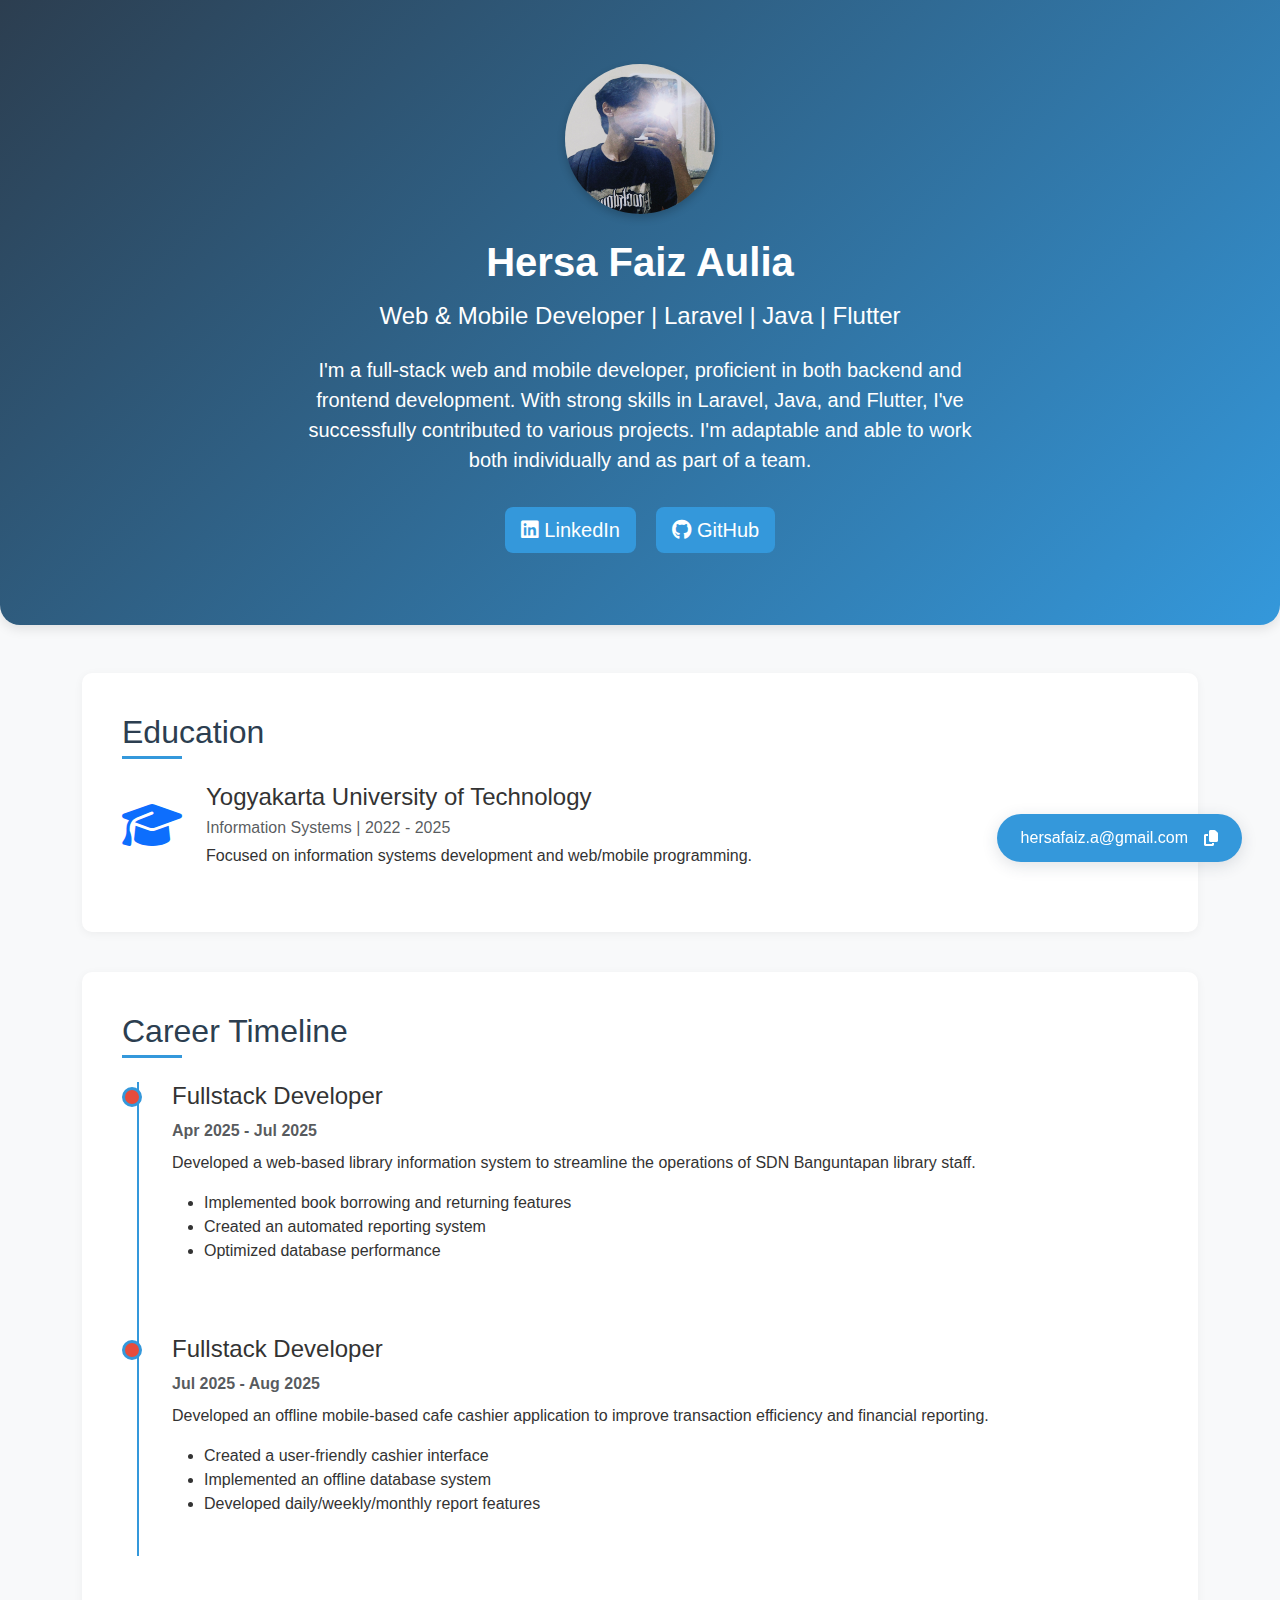
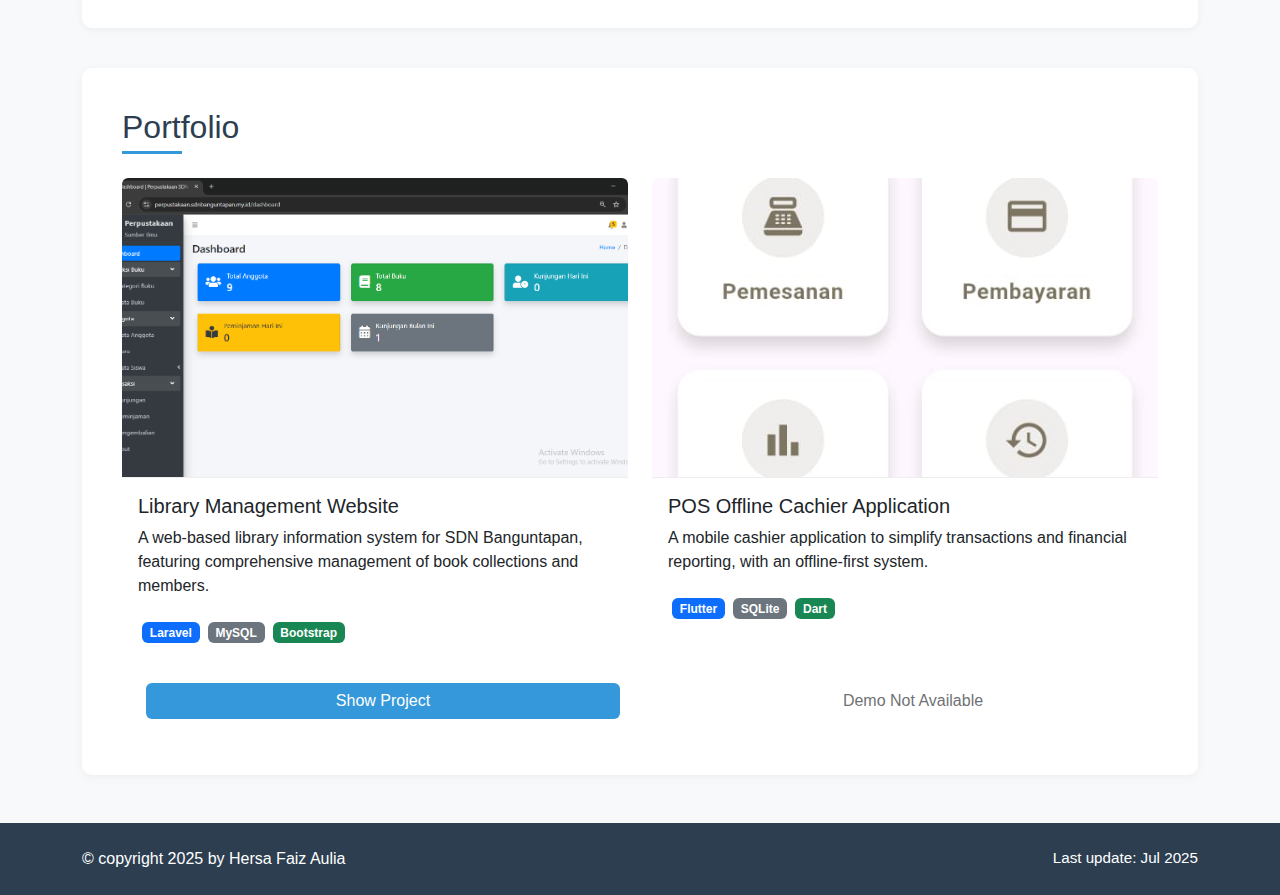
<file: index.html>
<!DOCTYPE html>
<html lang="id">
<head>
    <meta charset="UTF-8">
    <meta name="viewport" content="width=device-width, initial-scale=1.0">
    <title>Hersa Faiz Aulia - Portfolio</title>
    <link rel="icon" type="image/png" href="img/pp.jpg" class="rounded-icon">
    <!-- Bootstrap 5 CDN -->
    <link href="https://cdn.jsdelivr.net/npm/bootstrap@5.3.0/dist/css/bootstrap.min.css" rel="stylesheet">
    <!-- Font Awesome -->
    <link rel="stylesheet" href="https://cdnjs.cloudflare.com/ajax/libs/font-awesome/6.4.0/css/all.min.css">
    <link rel="stylesheet" href="style.css">
    
    <meta name="google-site-verification" content="mGEs2F9dmz4nLZa3CwAJYDrL5tMzR6_TFTfTHCizmWE" />
    
</head>
<body>
    <!-- Tombol Email Mengambang -->
    <button id="floating-email" class="btn btn-custom position-fixed" style="bottom: 30px; right: 30px; z-index: 9999;">
         hersafaiz.a@gmail.com 
         <i class="fas fa-copy ms-2" style="cursor:pointer;" title="Salin Email"></i>
    </button>
    <!-- Hero Section -->
    <section class="hero-section">
        <div class="container text-center">
            <img src="img/pp.jpg" alt="Foto Hersa Faiz Aulia" class="hero-img mb-4">
            <h1 class="fw-bold mb-3">Hersa Faiz Aulia</h1>
            <h4 class="mb-4">Web & Mobile Developer | Laravel | Java | Flutter</h4>
            <p class="lead mx-auto" style="max-width: 700px;">
                I'm a full-stack web and mobile developer, proficient in both backend and frontend development. 
                With strong skills in Laravel, Java, and Flutter, I've successfully contributed to various projects.
                I'm adaptable and able to work both individually and as part of a team.
            </p>
            <div class="mt-4">
                <a href="https://www.linkedin.com/in/hersafaizaulia" class="btn btn-custom btn-lg"><i class="fab fa-linkedin"></i> LinkedIn</a>
                <a href="https://github.com/faizman0" class="btn btn-custom btn-lg"><i class="fab fa-github"></i> GitHub</a>
                
            </div>
        </div>
    </section>

    <!-- Main Content -->
    <div class="container">
        <!-- Pendidikan -->
        <section class="section" id="pendidikan">
            <h2 class="section-title">Education</h2>
            <div class="row">
                <div class="col-md-8">
                    <div class="d-flex align-items-center mb-4">
                        <div class="me-4">
                            <i class="fas fa-graduation-cap fa-3x text-primary"></i>
                        </div>
                        <div>
                            <h4 class="mb-1">Yogyakarta University of Technology</h4>
                            <p class="mb-1 text-muted">Information Systems | 2022 - 2025</p>
                            <p class="mb-0">Focused on information systems development and web/mobile programming.</p>
                        </div>
                    </div>
                </div>
            </div>
        </section>

        <!-- Pengalaman (Timeline) -->
        <section class="section" id="pengalaman">
            <h2 class="section-title">Career Timeline</h2>
            <div class="timeline">
                <div class="timeline-item">
                    <h4 class="mb-2">Fullstack Developer</h4>
                    <p class="text-muted mb-2"><strong>Apr 2025 - Jul 2025</strong></p>
                    <p>Developed a web-based library information system to streamline the operations of SDN Banguntapan library staff.</p>
                    <ul>
                        <li>Implemented book borrowing and returning features</li>
                        <li>Created an automated reporting system</li>
                        <li>Optimized database performance</li>
                    </ul>
                </div>
                <div class="timeline-item">
                    <h4 class="mb-2">Fullstack Developer</h4>
                    <p class="text-muted mb-2"><strong>Jul 2025 - Aug 2025</strong></p>
                    <p>Developed an offline mobile-based cafe cashier application to improve transaction efficiency and financial reporting.</p>
                    <ul>
                        <li>Created a user-friendly cashier interface</li>
                        <li>Implemented an offline database system</li>
                        <li>Developed daily/weekly/monthly report features</li>
                    </ul>
                </div>
            </div>
        </section>

        <!-- Portofolio -->
        <section class="section" id="portofolio">
            <h2 class="section-title">Portfolio</h2>
            <div class="row g-4">
                <div class="col-md-6">
                    <div class="card h-100">
                        <img src="img/image.png" class="portfolio-img card-img-top" alt="Library Website">
                        <div class="card-body">
                            <h5 class="card-title">Library Management Website</h5>
                            <p class="card-text">A web-based library information system for SDN Banguntapan, featuring comprehensive management of book collections and members.</p>
                            <div class="d-flex gap-2 py-2 px-1">
                                <span class="badge bg-primary">Laravel</span>
                                <span class="badge bg-secondary">MySQL</span>
                                <span class="badge bg-success">Bootstrap</span>
                            </div>
                        </div>
                        <div class="card-footer bg-white border-top-0">
                            <a href="https://perpustakaan.sdnbanguntapan.my.id/" class="btn btn-custom w-100" target="_blank">Show Project</a>
                        </div>
                    </div>
                </div>
                <div class="col-md-6">
                    <div class="card h-100">
                        <img src="img/ssdasdes.jpg" class="portfolio-img card-img-top" alt="Cafe App">
                        <div class="card-body">
                            <h5 class="card-title">POS Offline Cachier Application</h5>
                            <p class="card-text">A mobile cashier application to simplify transactions and financial reporting, with an offline-first system.</p>
                            <div class="d-flex gap-2 py-2 px-1">
                                <span class="badge bg-primary">Flutter</span>
                                <span class="badge bg-secondary">SQLite</span>
                                <span class="badge bg-success">Dart</span>
                            </div>
                        </div>
                        <div class="card-footer bg-white border-top-0">
                            <a href="#" class="btn btn-custom w-100 disabled">Demo Not Available</a>
                        </div>
                    </div>
                </div>
            </div>
        </section>
    </div>

    <footer class="py-4">
        <div class="container">
            <div class="d-flex justify-content-between align-items-center">
                <p class="mb-0 text-start">&copy; copyright 2025 by Hersa Faiz Aulia</p>
                <span class="text-end" style="font-size: 0.95em;">Last update: Jul 2025</span>
            </div>
        </div>
    </footer>

    <script src="https://cdn.jsdelivr.net/npm/bootstrap@5.3.0/dist/js/bootstrap.bundle.min.js"></script>
    <script>
      document.getElementById('floating-email').addEventListener('click', function() {
        const email = 'hersa.faiz.aulia@email.com'; // Ganti dengan email Anda
        navigator.clipboard.writeText(email).then(function() {
          // Tampilkan notifikasi kecil
          let notif = document.createElement('div');
          notif.innerText = 'Email copied successfully!';
          notif.style.position = 'fixed';
          notif.style.bottom = '80px';
          notif.style.right = '30px';
          notif.style.background = 'var(--primary-color)';
          notif.style.color = 'white';
          notif.style.padding = '10px 20px';
          notif.style.borderRadius = '20px';
          notif.style.boxShadow = '0';
          notif.style.zIndex = '10000';
          document.body.appendChild(notif);
          setTimeout(() => notif.remove(), 1500);
        });
      });
    </script>
</body>
</html>
</file>
<file: style.css>
:root {
    --primary-color: #2c3e50;
    --secondary-color: #3498db;
    --accent-color: #e74c3c;
    --light-color: #ecf0f1;
    --dark-color: #2c3e50;
}

body {
    font-family: 'Segoe UI', Tahoma, Geneva, Verdana, sans-serif;
    color: #333;
    background-color: #f8f9fa;
}

.hero-section {
    background: linear-gradient(135deg, var(--primary-color), var(--secondary-color));
    color: white;
    padding: 4rem 0;
    margin-bottom: 3rem;
    border-radius: 0 0 20px 20px;
    box-shadow: 0 4px 12px rgba(0,0,0,0.1);
}

.hero-img {
    width: 150px;
    height: 150px;
    object-fit: cover;
    border-radius: 50%;
    box-shadow: 0 4px 8px rgba(0,0,0,0.2);
}

.btn-custom {
    background-color: var(--secondary-color);
    color: white;
    border: none;
    margin: 0.5rem;
    transition: all 0.3s;
}

.btn-custom:hover {
    background-color: var(--primary-color);
    transform: translateY(-2px);
    box-shadow: 0 4px 8px rgba(0,0,0,0.2);
}

.section {
    background: white;
    padding: 2.5rem;
    margin-bottom: 2.5rem;
    border-radius: 10px;
    box-shadow: 0 2px 10px rgba(0,0,0,0.05);
}

.section-title {
    color: var(--primary-color);
    position: relative;
    padding-bottom: 0.5rem;
    margin-bottom: 1.5rem;
}

.section-title::after {
    content: '';
    position: absolute;
    bottom: 0;
    left: 0;
    width: 60px;
    height: 3px;
    background-color: var(--secondary-color);
}

/* Timeline Styling */
.timeline {
    position: relative;
    padding-left: 50px;
}

.timeline::before {
    content: '';
    position: absolute;
    left: 15px;
    top: 0;
    bottom: 0;
    width: 2px;
    background-color: var(--secondary-color);
}

.timeline-item {
    position: relative;
    margin-bottom: 2rem;
    padding-bottom: 1.5rem;
}

.timeline-item::before {
    content: '';
    position: absolute;
    left: -50px;
    top: 5px;
    width: 20px;
    height: 20px;
    border-radius: 50%;
    background-color: var(--accent-color);
    border: 3px solid var(--secondary-color);
}

/* Portfolio Cards */
.portfolio-img {
    height: 300px;
    object-fit: cover;
    border-bottom: 1px solid #eee;
}

.card {
    transition: transform 0.3s, box-shadow 0.3s;
    border: none;
    overflow: hidden;
}

.card:hover {
    transform: translateY(-10px);
    box-shadow: 0 10px 20px rgba(0,0,0,0.1);
}

.rounded-icon {
            border-radius: 50%; /* Membuat gambar menjadi bulat */
            width: 32px; /* Atur lebar sesuai kebutuhan */
            height: 32px; /* Atur tinggi sesuai kebutuhan */
        }

.social-icon {
    font-size: 1.5rem;
    margin: 0 0.5rem;
    color: var(--secondary-color);
    transition: all 0.3s;
}

.social-icon:hover {
    color: var(--primary-color);
    transform: scale(1.2);
}

footer {
    background: var(--primary-color);
    color: white;
    padding: 2rem 0;
    margin-top: 3rem;
}

/* Floating Email Button */
#floating-email {
    box-shadow: 0 4px 16px rgba(44,62,80,0.15);
    border-radius: 50px;
    padding: 0.75rem 1.5rem;
    font-size: 1rem;
    display: flex;
    align-items: center;
    gap: 0.5rem;
}
#floating-email {
    background-color:var(--secondary-color); /* biru transparan */
    color:  white;
}

#floating-email:hover {
    background-color:  rgba(0, 123, 255, 0.15); /* biru solid saat hover */
    color: var(--primary-color);
}
@media (max-width: 768px) {
    #floating-email {
        right: 10px;
        bottom: 10px;
        padding: 0.5rem 1rem;
        font-size: 0.9rem;
    }
}

@media (max-width: 768px) {
    .hero-section {
        padding: 2rem 0;
    }
    .section {
        padding: 1.5rem;
    }
}
</file>
